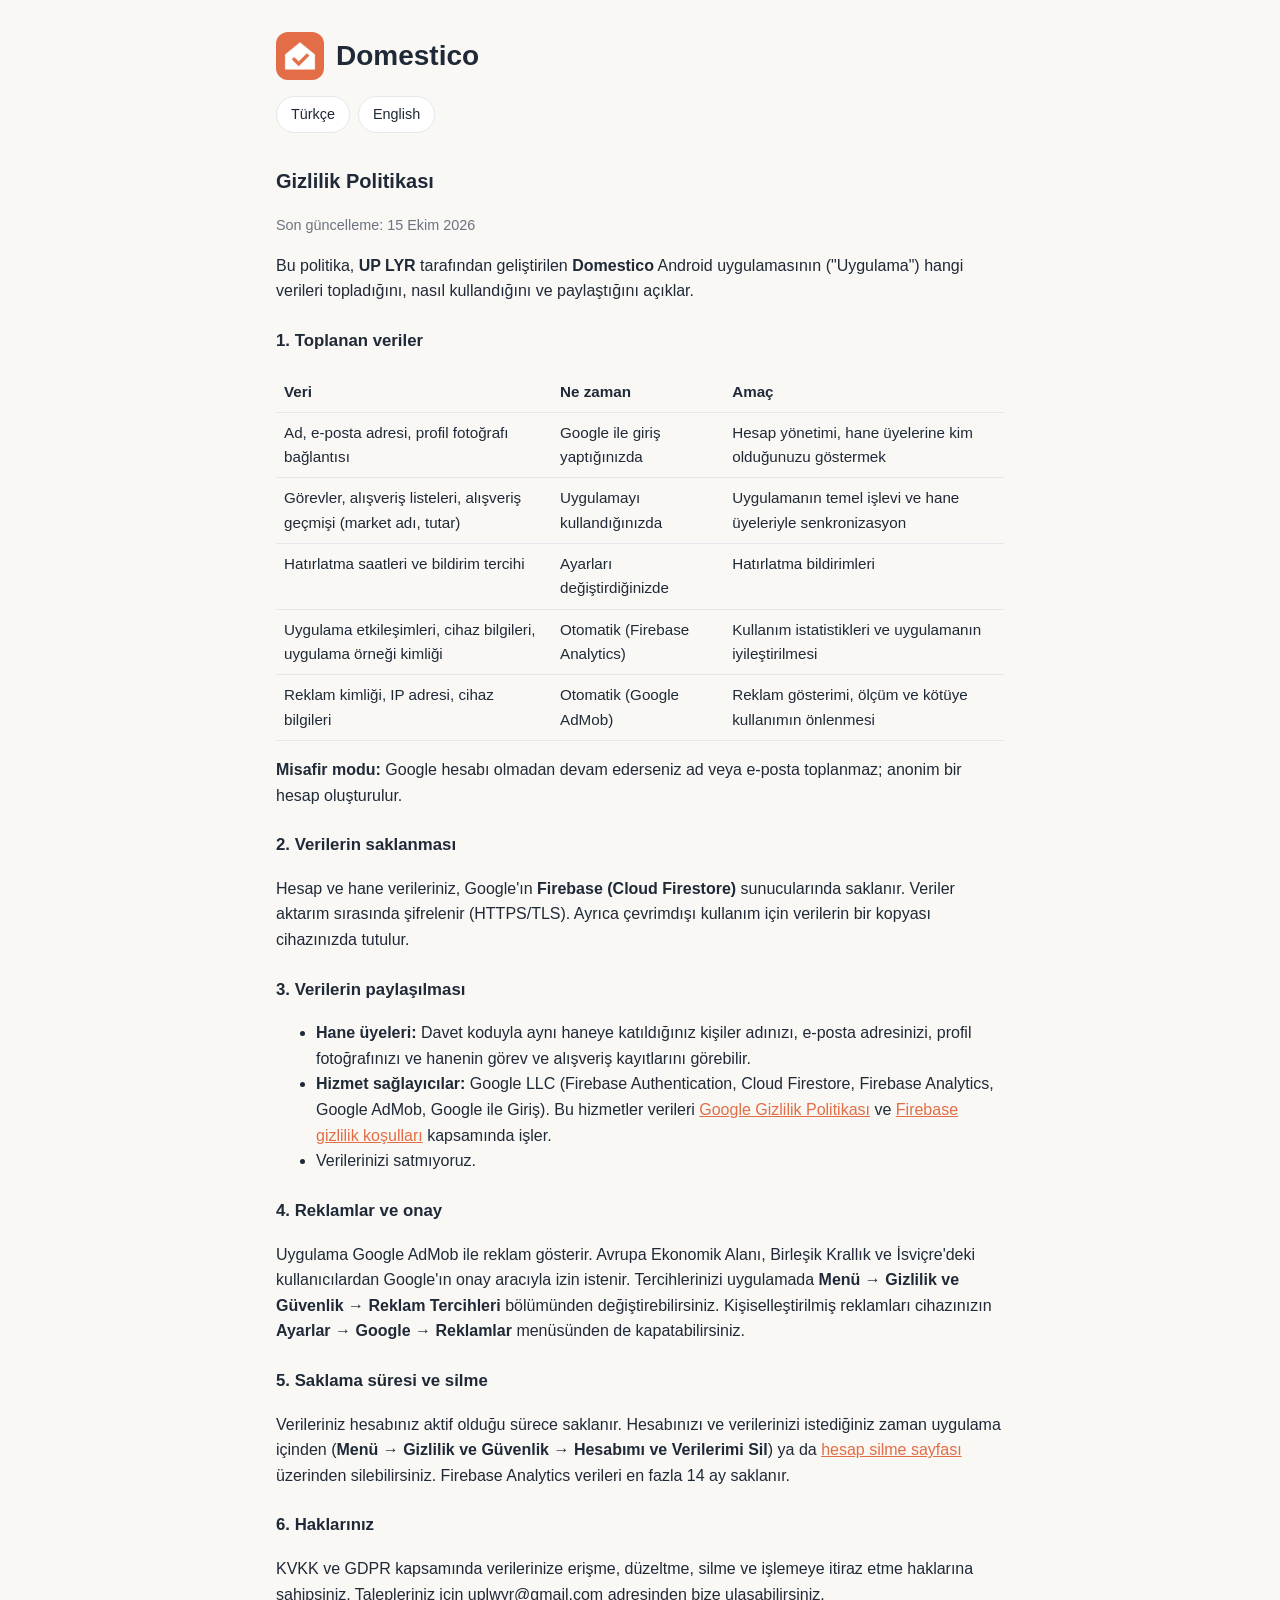
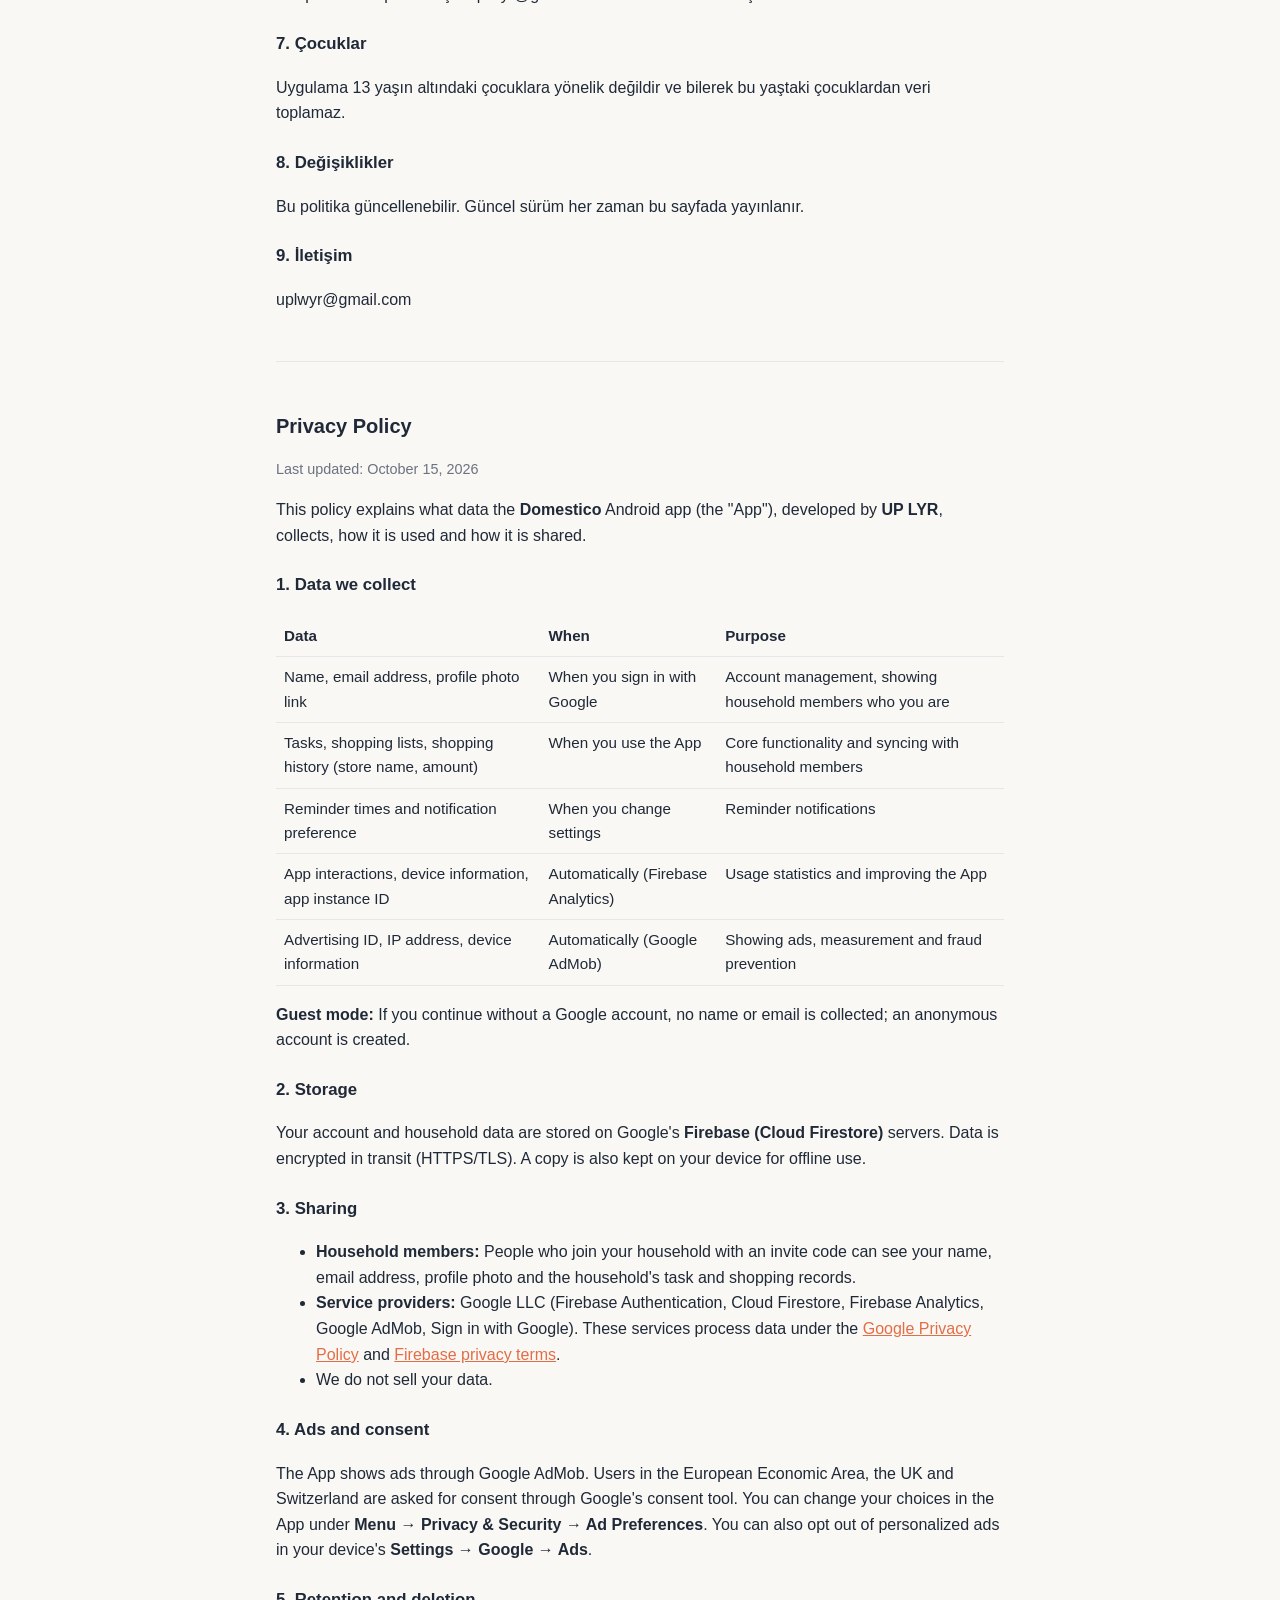
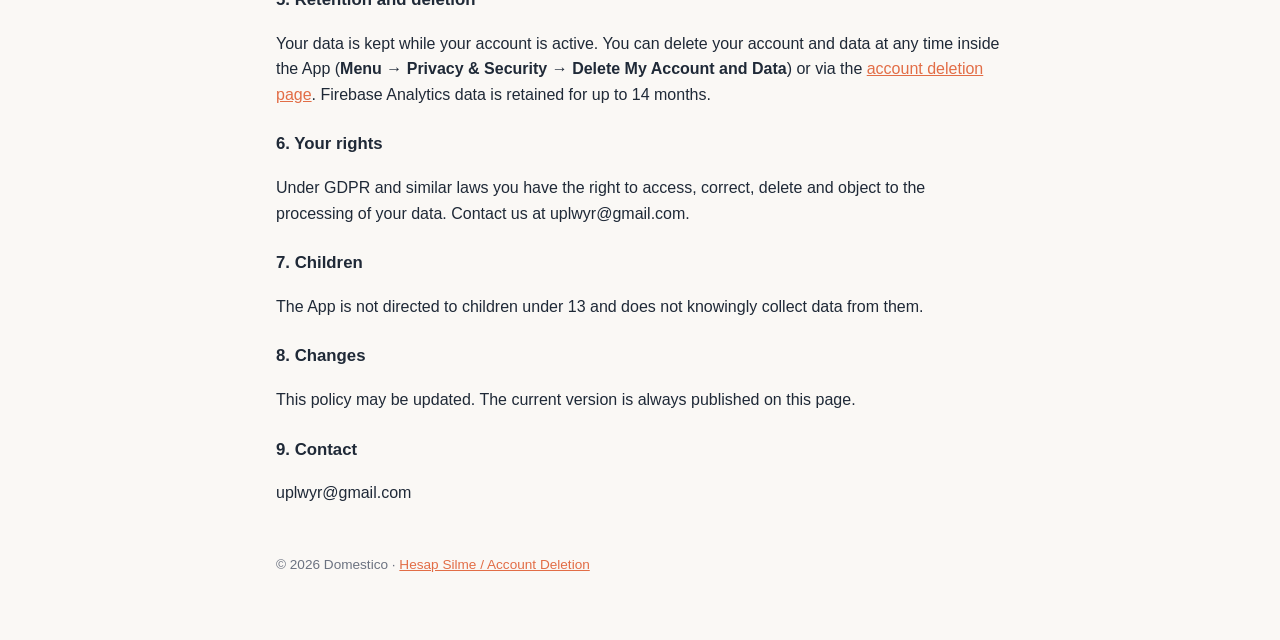
<file: index.html>
<!doctype html>
<html lang="tr">
<head>
  <meta charset="utf-8">
  <meta name="viewport" content="width=device-width, initial-scale=1">
  <title>Domestico – Gizlilik Politikası / Privacy Policy</title>
  <meta name="description" content="Domestico gizlilik politikası. Domestico privacy policy.">
  <link rel="stylesheet" href="style.css">
  <link rel="icon" href="logo.png">
</head>
<body>
<main>
  <header>
    <img src="logo.png" alt="Domestico">
    <h1>Domestico</h1>
  </header>

  <nav class="lang-switch">
    <a href="#tr">Türkçe</a>
    <a href="#en">English</a>
  </nav>

  <!-- ========================= TÜRKÇE ========================= -->
  <section id="tr" lang="tr">
    <h2>Gizlilik Politikası</h2>
    <p class="muted">Son güncelleme: 15 Ekim 2026</p>

    <p>Bu politika, <strong>UP LYR</strong> tarafından geliştirilen <strong>Domestico</strong> Android uygulamasının ("Uygulama") hangi verileri topladığını, nasıl kullandığını ve paylaştığını açıklar.</p>

    <h3>1. Toplanan veriler</h3>
    <table>
      <tr><th>Veri</th><th>Ne zaman</th><th>Amaç</th></tr>
      <tr><td>Ad, e-posta adresi, profil fotoğrafı bağlantısı</td><td>Google ile giriş yaptığınızda</td><td>Hesap yönetimi, hane üyelerine kim olduğunuzu göstermek</td></tr>
      <tr><td>Görevler, alışveriş listeleri, alışveriş geçmişi (market adı, tutar)</td><td>Uygulamayı kullandığınızda</td><td>Uygulamanın temel işlevi ve hane üyeleriyle senkronizasyon</td></tr>
      <tr><td>Hatırlatma saatleri ve bildirim tercihi</td><td>Ayarları değiştirdiğinizde</td><td>Hatırlatma bildirimleri</td></tr>
      <tr><td>Uygulama etkileşimleri, cihaz bilgileri, uygulama örneği kimliği</td><td>Otomatik (Firebase Analytics)</td><td>Kullanım istatistikleri ve uygulamanın iyileştirilmesi</td></tr>
      <tr><td>Reklam kimliği, IP adresi, cihaz bilgileri</td><td>Otomatik (Google AdMob)</td><td>Reklam gösterimi, ölçüm ve kötüye kullanımın önlenmesi</td></tr>
    </table>
    <p><strong>Misafir modu:</strong> Google hesabı olmadan devam ederseniz ad veya e-posta toplanmaz; anonim bir hesap oluşturulur.</p>

    <h3>2. Verilerin saklanması</h3>
    <p>Hesap ve hane verileriniz, Google'ın <strong>Firebase (Cloud Firestore)</strong> sunucularında saklanır. Veriler aktarım sırasında şifrelenir (HTTPS/TLS). Ayrıca çevrimdışı kullanım için verilerin bir kopyası cihazınızda tutulur.</p>

    <h3>3. Verilerin paylaşılması</h3>
    <ul>
      <li><strong>Hane üyeleri:</strong> Davet koduyla aynı haneye katıldığınız kişiler adınızı, e-posta adresinizi, profil fotoğrafınızı ve hanenin görev ve alışveriş kayıtlarını görebilir.</li>
      <li><strong>Hizmet sağlayıcılar:</strong> Google LLC (Firebase Authentication, Cloud Firestore, Firebase Analytics, Google AdMob, Google ile Giriş). Bu hizmetler verileri <a href="https://policies.google.com/privacy">Google Gizlilik Politikası</a> ve <a href="https://firebase.google.com/support/privacy">Firebase gizlilik koşulları</a> kapsamında işler.</li>
      <li>Verilerinizi satmıyoruz.</li>
    </ul>

    <h3>4. Reklamlar ve onay</h3>
    <p>Uygulama Google AdMob ile reklam gösterir. Avrupa Ekonomik Alanı, Birleşik Krallık ve İsviçre'deki kullanıcılardan Google'ın onay aracıyla izin istenir. Tercihlerinizi uygulamada <strong>Menü → Gizlilik ve Güvenlik → Reklam Tercihleri</strong> bölümünden değiştirebilirsiniz. Kişiselleştirilmiş reklamları cihazınızın <strong>Ayarlar → Google → Reklamlar</strong> menüsünden de kapatabilirsiniz.</p>

    <h3>5. Saklama süresi ve silme</h3>
    <p>Verileriniz hesabınız aktif olduğu sürece saklanır. Hesabınızı ve verilerinizi istediğiniz zaman uygulama içinden (<strong>Menü → Gizlilik ve Güvenlik → Hesabımı ve Verilerimi Sil</strong>) ya da <a href="delete-account.html">hesap silme sayfası</a> üzerinden silebilirsiniz. Firebase Analytics verileri en fazla 14 ay saklanır.</p>

    <h3>6. Haklarınız</h3>
    <p>KVKK ve GDPR kapsamında verilerinize erişme, düzeltme, silme ve işlemeye itiraz etme haklarına sahipsiniz. Talepleriniz için uplwyr@gmail.com adresinden bize ulaşabilirsiniz.</p>

    <h3>7. Çocuklar</h3>
    <p>Uygulama 13 yaşın altındaki çocuklara yönelik değildir ve bilerek bu yaştaki çocuklardan veri toplamaz.</p>

    <h3>8. Değişiklikler</h3>
    <p>Bu politika güncellenebilir. Güncel sürüm her zaman bu sayfada yayınlanır.</p>

    <h3>9. İletişim</h3>
    <p>uplwyr@gmail.com</p>
  </section>

  <hr>

  <!-- ========================= ENGLISH ========================= -->
  <section id="en" lang="en">
    <h2>Privacy Policy</h2>
    <p class="muted">Last updated: October 15, 2026</p>

    <p>This policy explains what data the <strong>Domestico</strong> Android app (the "App"), developed by <strong>UP LYR</strong>, collects, how it is used and how it is shared.</p>

    <h3>1. Data we collect</h3>
    <table>
      <tr><th>Data</th><th>When</th><th>Purpose</th></tr>
      <tr><td>Name, email address, profile photo link</td><td>When you sign in with Google</td><td>Account management, showing household members who you are</td></tr>
      <tr><td>Tasks, shopping lists, shopping history (store name, amount)</td><td>When you use the App</td><td>Core functionality and syncing with household members</td></tr>
      <tr><td>Reminder times and notification preference</td><td>When you change settings</td><td>Reminder notifications</td></tr>
      <tr><td>App interactions, device information, app instance ID</td><td>Automatically (Firebase Analytics)</td><td>Usage statistics and improving the App</td></tr>
      <tr><td>Advertising ID, IP address, device information</td><td>Automatically (Google AdMob)</td><td>Showing ads, measurement and fraud prevention</td></tr>
    </table>
    <p><strong>Guest mode:</strong> If you continue without a Google account, no name or email is collected; an anonymous account is created.</p>

    <h3>2. Storage</h3>
    <p>Your account and household data are stored on Google's <strong>Firebase (Cloud Firestore)</strong> servers. Data is encrypted in transit (HTTPS/TLS). A copy is also kept on your device for offline use.</p>

    <h3>3. Sharing</h3>
    <ul>
      <li><strong>Household members:</strong> People who join your household with an invite code can see your name, email address, profile photo and the household's task and shopping records.</li>
      <li><strong>Service providers:</strong> Google LLC (Firebase Authentication, Cloud Firestore, Firebase Analytics, Google AdMob, Sign in with Google). These services process data under the <a href="https://policies.google.com/privacy">Google Privacy Policy</a> and <a href="https://firebase.google.com/support/privacy">Firebase privacy terms</a>.</li>
      <li>We do not sell your data.</li>
    </ul>

    <h3>4. Ads and consent</h3>
    <p>The App shows ads through Google AdMob. Users in the European Economic Area, the UK and Switzerland are asked for consent through Google's consent tool. You can change your choices in the App under <strong>Menu → Privacy &amp; Security → Ad Preferences</strong>. You can also opt out of personalized ads in your device's <strong>Settings → Google → Ads</strong>.</p>

    <h3>5. Retention and deletion</h3>
    <p>Your data is kept while your account is active. You can delete your account and data at any time inside the App (<strong>Menu → Privacy &amp; Security → Delete My Account and Data</strong>) or via the <a href="delete-account.html">account deletion page</a>. Firebase Analytics data is retained for up to 14 months.</p>

    <h3>6. Your rights</h3>
    <p>Under GDPR and similar laws you have the right to access, correct, delete and object to the processing of your data. Contact us at uplwyr@gmail.com.</p>

    <h3>7. Children</h3>
    <p>The App is not directed to children under 13 and does not knowingly collect data from them.</p>

    <h3>8. Changes</h3>
    <p>This policy may be updated. The current version is always published on this page.</p>

    <h3>9. Contact</h3>
    <p>uplwyr@gmail.com</p>
  </section>

  <footer>© 2026 Domestico · <a href="delete-account.html">Hesap Silme / Account Deletion</a></footer>
</main>
</body>
</html>
</file>
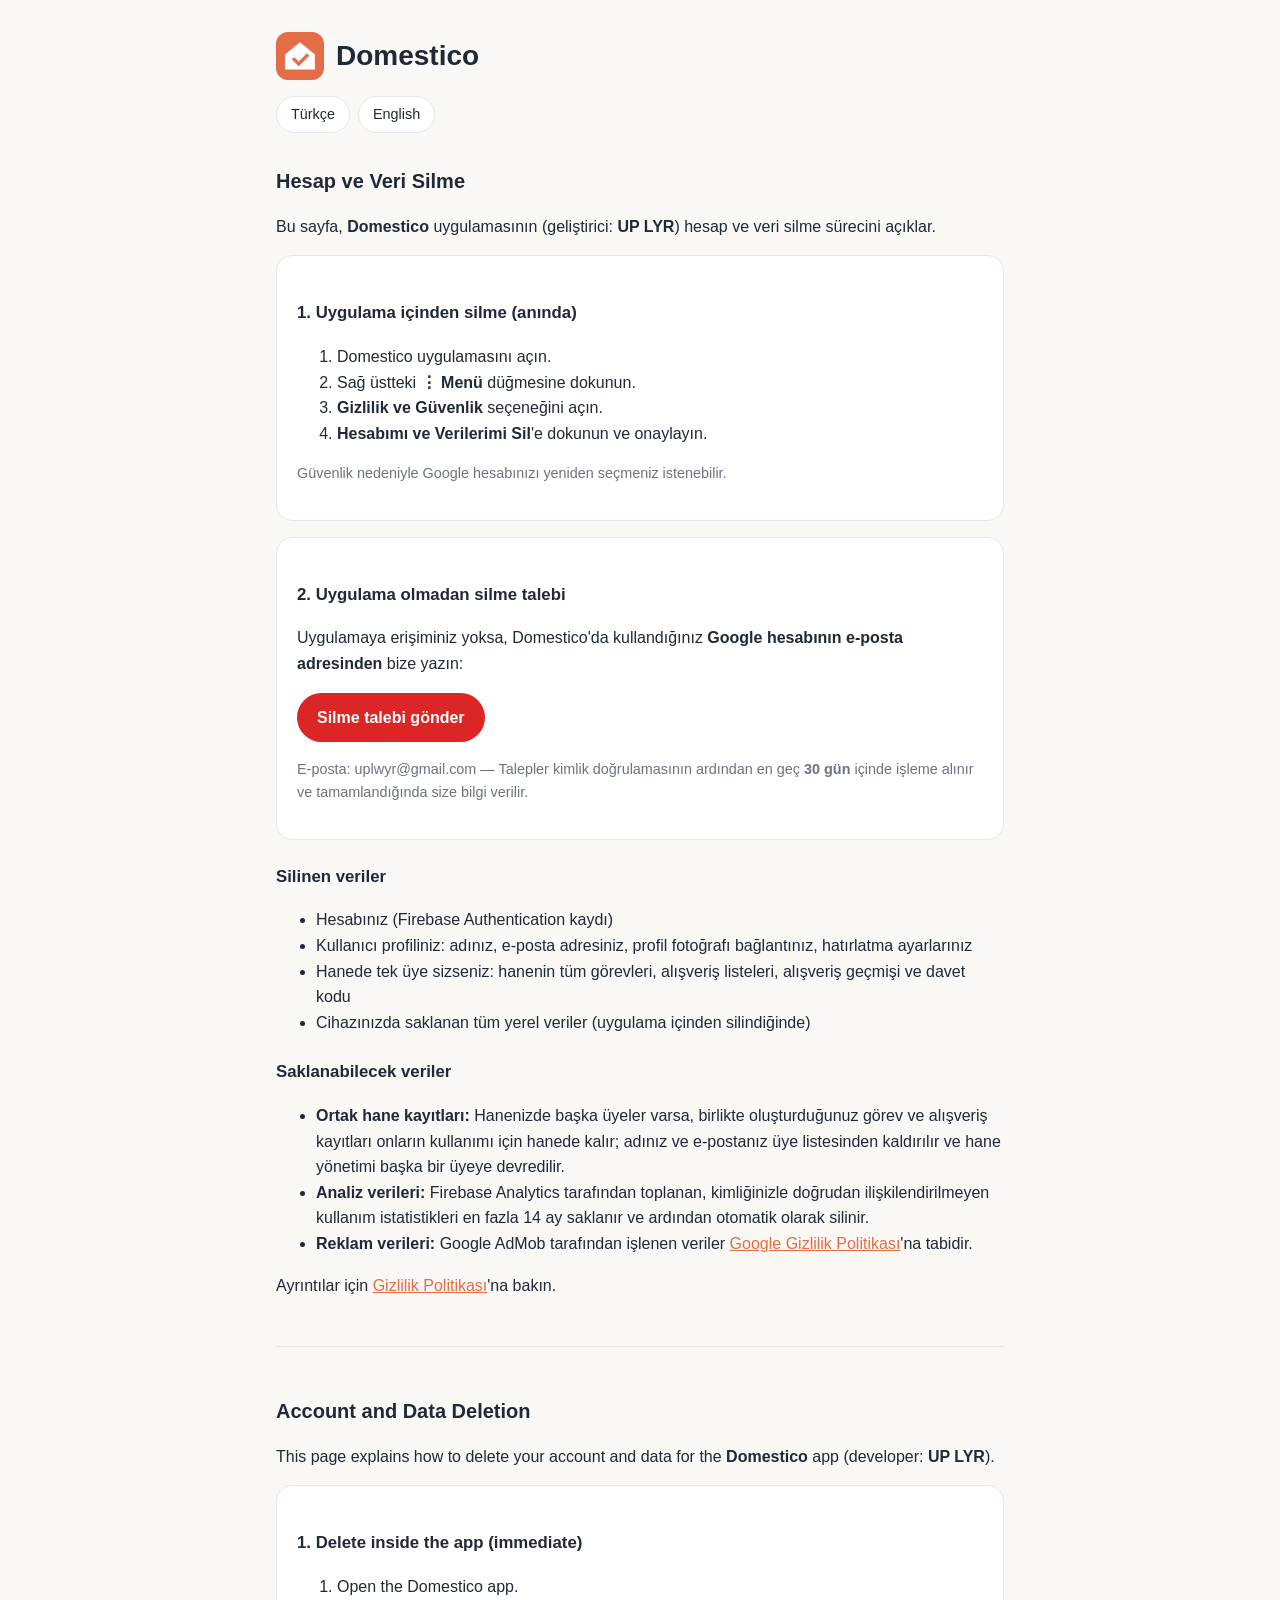
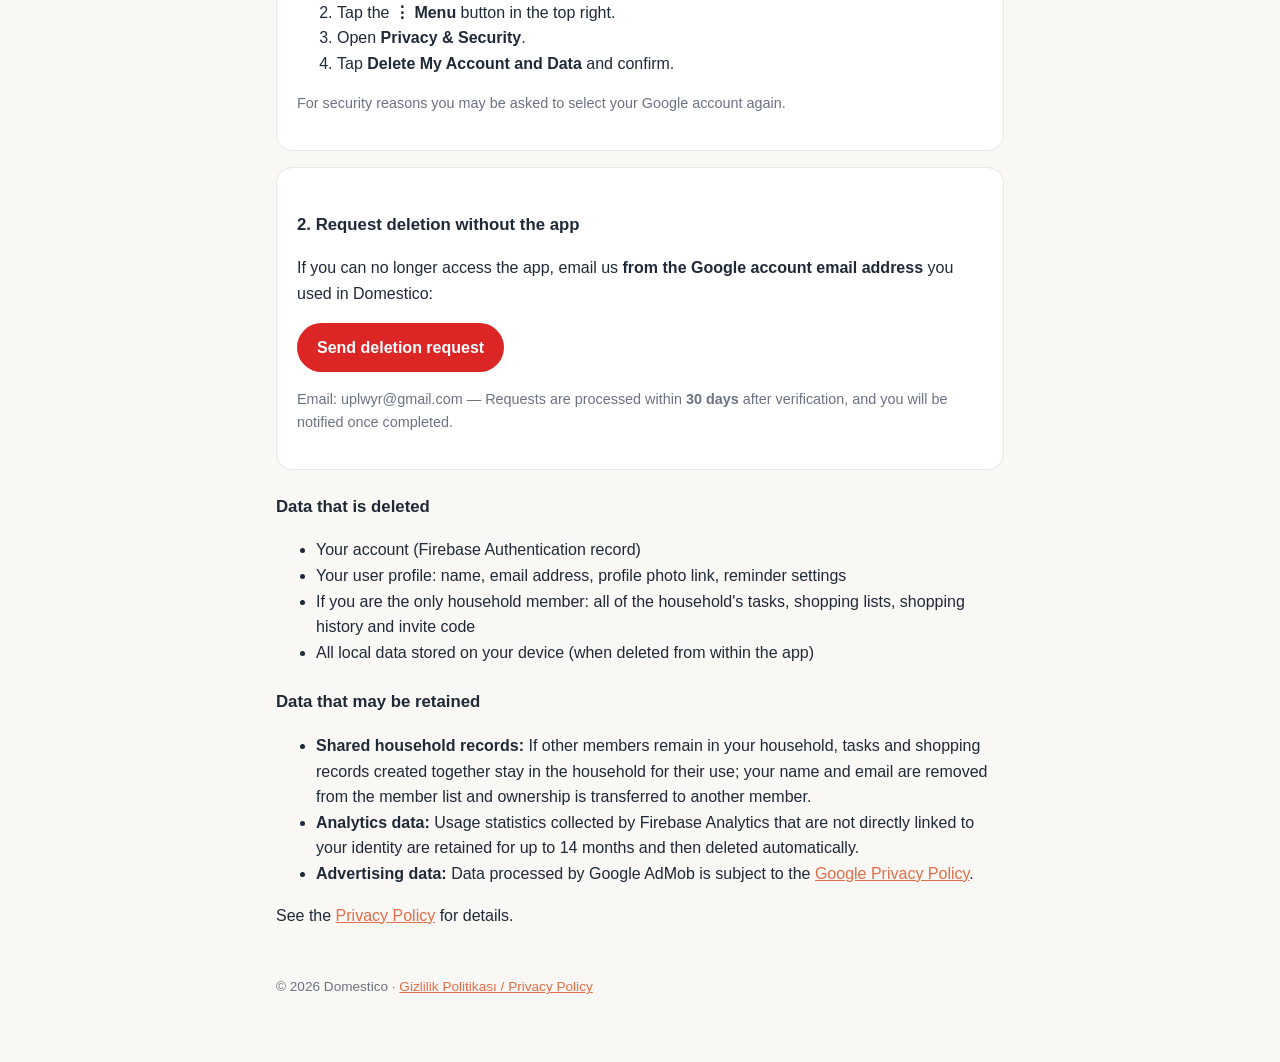
<file: delete-account.html>
<!doctype html>
<html lang="tr">
<head>
  <meta charset="utf-8">
  <meta name="viewport" content="width=device-width, initial-scale=1">
  <title>Domestico – Hesap Silme / Account Deletion</title>
  <meta name="description" content="Domestico hesabınızı ve verilerinizi nasıl silebileceğiniz. How to delete your Domestico account and data.">
  <link rel="stylesheet" href="style.css">
  <link rel="icon" href="logo.png">
</head>
<body>
<main>
  <header>
    <img src="logo.png" alt="Domestico">
    <h1>Domestico</h1>
  </header>

  <nav class="lang-switch">
    <a href="#tr">Türkçe</a>
    <a href="#en">English</a>
  </nav>

  <!-- ========================= TÜRKÇE ========================= -->
  <section id="tr" lang="tr">
    <h2>Hesap ve Veri Silme</h2>
    <p>Bu sayfa, <strong>Domestico</strong> uygulamasının (geliştirici: <strong>UP LYR</strong>) hesap ve veri silme sürecini açıklar.</p>

    <div class="card">
      <h3>1. Uygulama içinden silme (anında)</h3>
      <ol>
        <li>Domestico uygulamasını açın.</li>
        <li>Sağ üstteki <strong>⋮ Menü</strong> düğmesine dokunun.</li>
        <li><strong>Gizlilik ve Güvenlik</strong> seçeneğini açın.</li>
        <li><strong>Hesabımı ve Verilerimi Sil</strong>'e dokunun ve onaylayın.</li>
      </ol>
      <p class="muted">Güvenlik nedeniyle Google hesabınızı yeniden seçmeniz istenebilir.</p>
    </div>

    <div class="card">
      <h3>2. Uygulama olmadan silme talebi</h3>
      <p>Uygulamaya erişiminiz yoksa, Domestico'da kullandığınız <strong>Google hesabının e-posta adresinden</strong> bize yazın:</p>
      <p><a class="button" href="mailto:uplwyr@gmail.com?subject=Domestico%20hesap%20silme%20talebi&amp;body=Domestico%20hesab%C4%B1m%C4%B1n%20ve%20t%C3%BCm%20verilerimin%20silinmesini%20talep%20ediyorum.%0A%0AGoogle%20hesab%C4%B1%20e-postas%C4%B1%3A%20">Silme talebi gönder</a></p>
      <p class="muted">E-posta: uplwyr@gmail.com — Talepler kimlik doğrulamasının ardından en geç <strong>30 gün</strong> içinde işleme alınır ve tamamlandığında size bilgi verilir.</p>
    </div>

    <h3>Silinen veriler</h3>
    <ul>
      <li>Hesabınız (Firebase Authentication kaydı)</li>
      <li>Kullanıcı profiliniz: adınız, e-posta adresiniz, profil fotoğrafı bağlantınız, hatırlatma ayarlarınız</li>
      <li>Hanede tek üye sizseniz: hanenin tüm görevleri, alışveriş listeleri, alışveriş geçmişi ve davet kodu</li>
      <li>Cihazınızda saklanan tüm yerel veriler (uygulama içinden silindiğinde)</li>
    </ul>

    <h3>Saklanabilecek veriler</h3>
    <ul>
      <li><strong>Ortak hane kayıtları:</strong> Hanenizde başka üyeler varsa, birlikte oluşturduğunuz görev ve alışveriş kayıtları onların kullanımı için hanede kalır; adınız ve e-postanız üye listesinden kaldırılır ve hane yönetimi başka bir üyeye devredilir.</li>
      <li><strong>Analiz verileri:</strong> Firebase Analytics tarafından toplanan, kimliğinizle doğrudan ilişkilendirilmeyen kullanım istatistikleri en fazla 14 ay saklanır ve ardından otomatik olarak silinir.</li>
      <li><strong>Reklam verileri:</strong> Google AdMob tarafından işlenen veriler <a href="https://policies.google.com/privacy">Google Gizlilik Politikası</a>'na tabidir.</li>
    </ul>

    <p>Ayrıntılar için <a href="./">Gizlilik Politikası</a>'na bakın.</p>
  </section>

  <hr>

  <!-- ========================= ENGLISH ========================= -->
  <section id="en" lang="en">
    <h2>Account and Data Deletion</h2>
    <p>This page explains how to delete your account and data for the <strong>Domestico</strong> app (developer: <strong>UP LYR</strong>).</p>

    <div class="card">
      <h3>1. Delete inside the app (immediate)</h3>
      <ol>
        <li>Open the Domestico app.</li>
        <li>Tap the <strong>⋮ Menu</strong> button in the top right.</li>
        <li>Open <strong>Privacy &amp; Security</strong>.</li>
        <li>Tap <strong>Delete My Account and Data</strong> and confirm.</li>
      </ol>
      <p class="muted">For security reasons you may be asked to select your Google account again.</p>
    </div>

    <div class="card">
      <h3>2. Request deletion without the app</h3>
      <p>If you can no longer access the app, email us <strong>from the Google account email address</strong> you used in Domestico:</p>
      <p><a class="button" href="mailto:uplwyr@gmail.com?subject=Domestico%20account%20deletion%20request&amp;body=I%20request%20deletion%20of%20my%20Domestico%20account%20and%20all%20associated%20data.%0A%0AGoogle%20account%20email%3A%20">Send deletion request</a></p>
      <p class="muted">Email: uplwyr@gmail.com — Requests are processed within <strong>30 days</strong> after verification, and you will be notified once completed.</p>
    </div>

    <h3>Data that is deleted</h3>
    <ul>
      <li>Your account (Firebase Authentication record)</li>
      <li>Your user profile: name, email address, profile photo link, reminder settings</li>
      <li>If you are the only household member: all of the household's tasks, shopping lists, shopping history and invite code</li>
      <li>All local data stored on your device (when deleted from within the app)</li>
    </ul>

    <h3>Data that may be retained</h3>
    <ul>
      <li><strong>Shared household records:</strong> If other members remain in your household, tasks and shopping records created together stay in the household for their use; your name and email are removed from the member list and ownership is transferred to another member.</li>
      <li><strong>Analytics data:</strong> Usage statistics collected by Firebase Analytics that are not directly linked to your identity are retained for up to 14 months and then deleted automatically.</li>
      <li><strong>Advertising data:</strong> Data processed by Google AdMob is subject to the <a href="https://policies.google.com/privacy">Google Privacy Policy</a>.</li>
    </ul>

    <p>See the <a href="./">Privacy Policy</a> for details.</p>
  </section>

  <footer>© 2026 Domestico · <a href="./">Gizlilik Politikası / Privacy Policy</a></footer>
</main>
</body>
</html>
</file>
<file: style.css>
:root {
  --bg: #faf8f5;
  --surface: #ffffff;
  --text: #1f2937;
  --muted: #6b7280;
  --border: #e5e7eb;
  --accent: #e26d46;
  --danger: #dc2626;
}

@media (prefers-color-scheme: dark) {
  :root {
    --bg: #111315;
    --surface: #1a1d20;
    --text: #e5e7eb;
    --muted: #9ca3af;
    --border: #2d3238;
    --accent: #f08a66;
    --danger: #f87171;
  }
}

* { box-sizing: border-box; }

body {
  margin: 0;
  background: var(--bg);
  color: var(--text);
  font-family: -apple-system, BlinkMacSystemFont, "Segoe UI", Roboto, Helvetica, Arial, sans-serif;
  line-height: 1.6;
}

main {
  max-width: 760px;
  margin: 0 auto;
  padding: 32px 16px 64px;
}

header {
  display: flex;
  align-items: center;
  gap: 12px;
  margin-bottom: 8px;
}

header img {
  width: 48px;
  height: 48px;
  border-radius: 12px;
}

h1 { font-size: 1.75rem; margin: 0; }
h2 { font-size: 1.25rem; margin-top: 2rem; }
h3 { font-size: 1.05rem; margin-top: 1.5rem; }

a { color: var(--accent); }

.lang-switch {
  margin: 16px 0 24px;
  display: flex;
  gap: 8px;
}

.lang-switch a {
  padding: 6px 14px;
  border: 1px solid var(--border);
  border-radius: 999px;
  text-decoration: none;
  color: var(--text);
  background: var(--surface);
  font-size: 0.9rem;
}

.card {
  background: var(--surface);
  border: 1px solid var(--border);
  border-radius: 16px;
  padding: 20px;
  margin: 16px 0;
}

.button {
  display: inline-block;
  background: var(--danger);
  color: #fff;
  padding: 12px 20px;
  border-radius: 999px;
  text-decoration: none;
  font-weight: 600;
}

.muted { color: var(--muted); font-size: 0.9rem; }

hr {
  border: none;
  border-top: 1px solid var(--border);
  margin: 48px 0;
}

table {
  width: 100%;
  border-collapse: collapse;
  font-size: 0.95rem;
}

th, td {
  text-align: left;
  padding: 8px;
  border-bottom: 1px solid var(--border);
  vertical-align: top;
}

footer {
  margin-top: 48px;
  color: var(--muted);
  font-size: 0.85rem;
}
</file>
